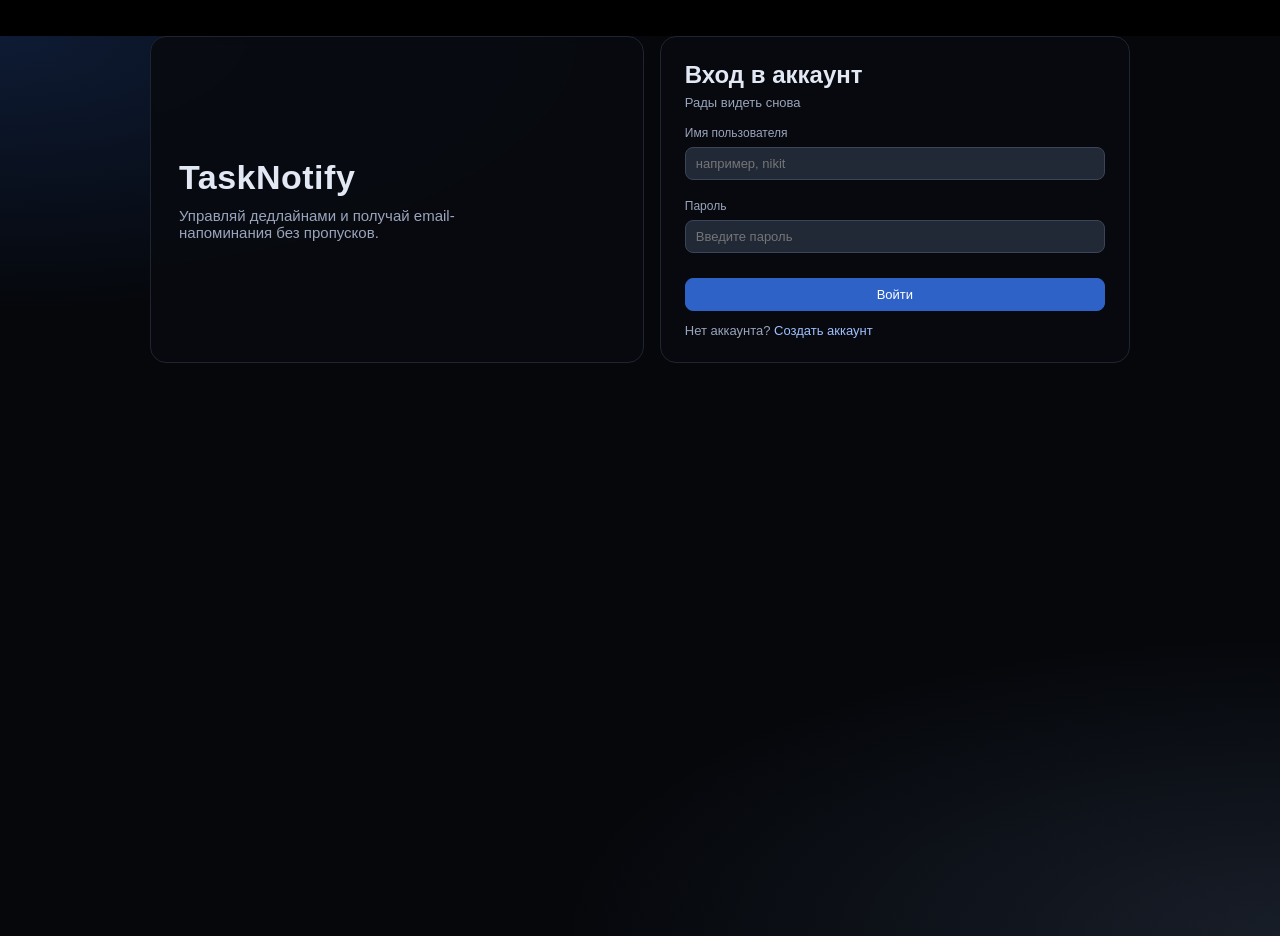
<file: app/frontend/index.html>
<!doctype html>
<html lang="ru">
<head>
  <meta charset="UTF-8">
  <meta name="viewport" content="width=device-width, initial-scale=1.0">
  <title>TaskNotify</title>
  <link rel="stylesheet" href="./styles.css">
</head>
<body>
  <div class="workspace">
    <main class="main-content">
      <div class="auth-topbar">
        <div class="auth-title">
          <strong id="authHeaderTitle">Профиль</strong>
          <span id="authHeaderSubtitle">Загрузка профиля...</span>
        </div>
        <div class="auth-actions">
          <a class="btn hidden" id="goAuthLink" href="./auth.html">Вход / регистрация</a>
          <button id="logoutBtn" class="btn btn-danger" type="button">Выйти</button>
        </div>
      </div>

      <section class="dashboard-strip">
        <article class="stat-card">
          <span>Задач сегодня</span>
          <strong id="tasksTodayCount">0</strong>
        </article>
        <article class="stat-card">
          <span>В работе</span>
          <strong id="inProgressCount">0</strong>
        </article>
        <article class="stat-card">
          <span>Просрочено</span>
          <strong id="overdueCount">0</strong>
        </article>
      </section>

      <header class="views-bar">
        <button class="view-tab active" type="button" data-view="all">Все задачи</button>
        <button id="statusViewTab" class="view-tab" type="button" data-view="status">По статусу</button>
      </header>

      <section id="statusFilterPopover" class="status-filter-popover hidden" aria-label="Фильтр задач по статусу">
        <select id="statusViewSelect" class="status-filter-select" size="3" aria-label="Фильтр по статусу">
          <option value="Не начато">Не начато</option>
          <option value="В процессе">В процессе</option>
          <option value="Выполнено">Выполнено</option>
        </select>
      </section>

      <section class="table-wrap">
        <table class="tasks-table">
          <thead>
            <tr>
              <th>Название задачи</th>
              <th>Статус</th>
              <th>Срок</th>
              <th>Приоритет</th>
              <th>Тип задачи</th>
              <th>Описание</th>
            </tr>
          </thead>
          <tbody>
            <tr class="new-task-row">
              <td>
                <div class="inline-name-cell">
                  <input id="taskNameInput" class="table-input" type="text" placeholder="Название задачи">
                  <button class="btn btn-primary btn-inline-add hidden" id="addTaskBtn" type="button">Добавить</button>
                </div>
              </td>
              <td>
                <button id="taskStatusDisplay" class="cell-display" type="button" aria-label="Выбрать статус задачи">Не начато</button>
                <select id="taskStatusInput" class="table-input is-collapsed" aria-label="Статус задачи">
                  <option value="Не начато" selected>Не начато</option>
                  <option value="В процессе">В процессе</option>
                  <option value="Выполнено">Выполнено</option>
                </select>
              </td>
              <td>
                <button id="taskDeadlineTrigger" class="date-trigger hidden" type="button" data-start="" data-end="">Указать дедлайн</button>
              </td>
              <td>
                <select id="taskPriorityInput" class="table-input hidden" aria-label="Приоритет">
                  <option value="Низкий">Низкий</option>
                  <option value="Средний">Средний</option>
                  <option value="Высокий">Высокий</option>
                </select>
              </td>
              <td>
                <button id="taskTypeDisplay" class="cell-display" type="button" aria-label="Указать тип задачи">Указать тип</button>
                <input id="taskTypeInput" class="table-input is-collapsed" type="text" placeholder="Тип задачи">
              </td>
              <td>
                <textarea id="taskDescriptionInput" class="table-input hidden" placeholder="Описание"></textarea>
              </td>
            </tr>
          </tbody>
        </table>
      </section>

      <section class="date-popover hidden" id="deadlinePopover" aria-label="Deadline picker">
        <h3>Дедлайны задачи</h3>
        <label class="field">
          <span>Начало выполнения</span>
          <input id="startDateInput" type="date">
        </label>
        <label class="field">
          <span>Конец выполнения</span>
          <input id="endDateInput" type="date">
        </label>
        <div class="popover-actions">
          <button class="btn btn-primary" id="saveDatesBtn" type="button">Сохранить</button>
          <button class="btn" id="closePopoverBtn" type="button">Закрыть</button>
        </div>
      </section>
    </main>
  </div>

  <script src="./script.js"></script>
</body>
</html>
</file>
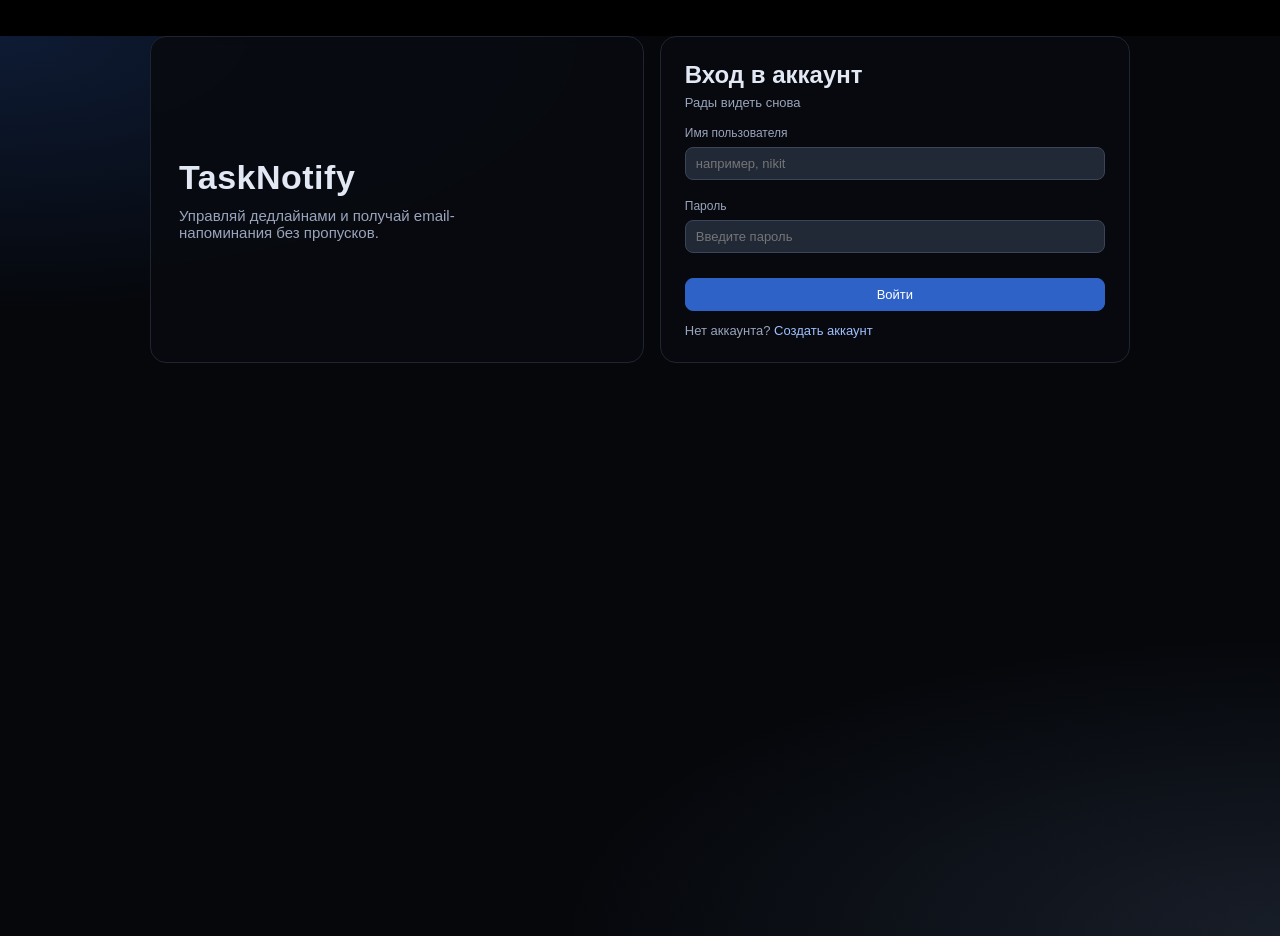
<file: app/frontend/auth.html>
<!doctype html>
<html lang="ru">
<head>
  <meta charset="UTF-8">
  <meta name="viewport" content="width=device-width, initial-scale=1.0">
  <title>TaskNotify - Вход</title>
  <link rel="stylesheet" href="./styles.css">
</head>
<body class="auth-page" data-auth-mode="login">
  <main class="auth-shell">
    <section class="auth-hero">
      <h1>TaskNotify</h1>
      <p>Управляй дедлайнами и получай email-напоминания без пропусков.</p>
    </section>

    <section class="auth-card" aria-label="Вход в аккаунт">
      <h2>Вход в аккаунт</h2>
      <p class="auth-subtitle">Рады видеть снова</p>

      <form id="authForm" class="auth-form-vertical">
        <label class="field">
          <span>Имя пользователя</span>
          <input id="usernameInput" type="text" placeholder="например, nikit" required>
        </label>
        <label class="field">
          <span>Пароль</span>
          <input id="passwordInput" type="password" placeholder="Введите пароль" required>
        </label>
        <button class="btn btn-primary btn-auth-submit" type="submit">Войти</button>
      </form>

      <p id="authFeedback" class="auth-feedback hidden"></p>
      <p class="auth-switch-text">
        Нет аккаунта?
        <a href="./register.html">Создать аккаунт</a>
      </p>
    </section>
  </main>

  <script type="module" src="./auth.js"></script>
</body>
</html>
</file>
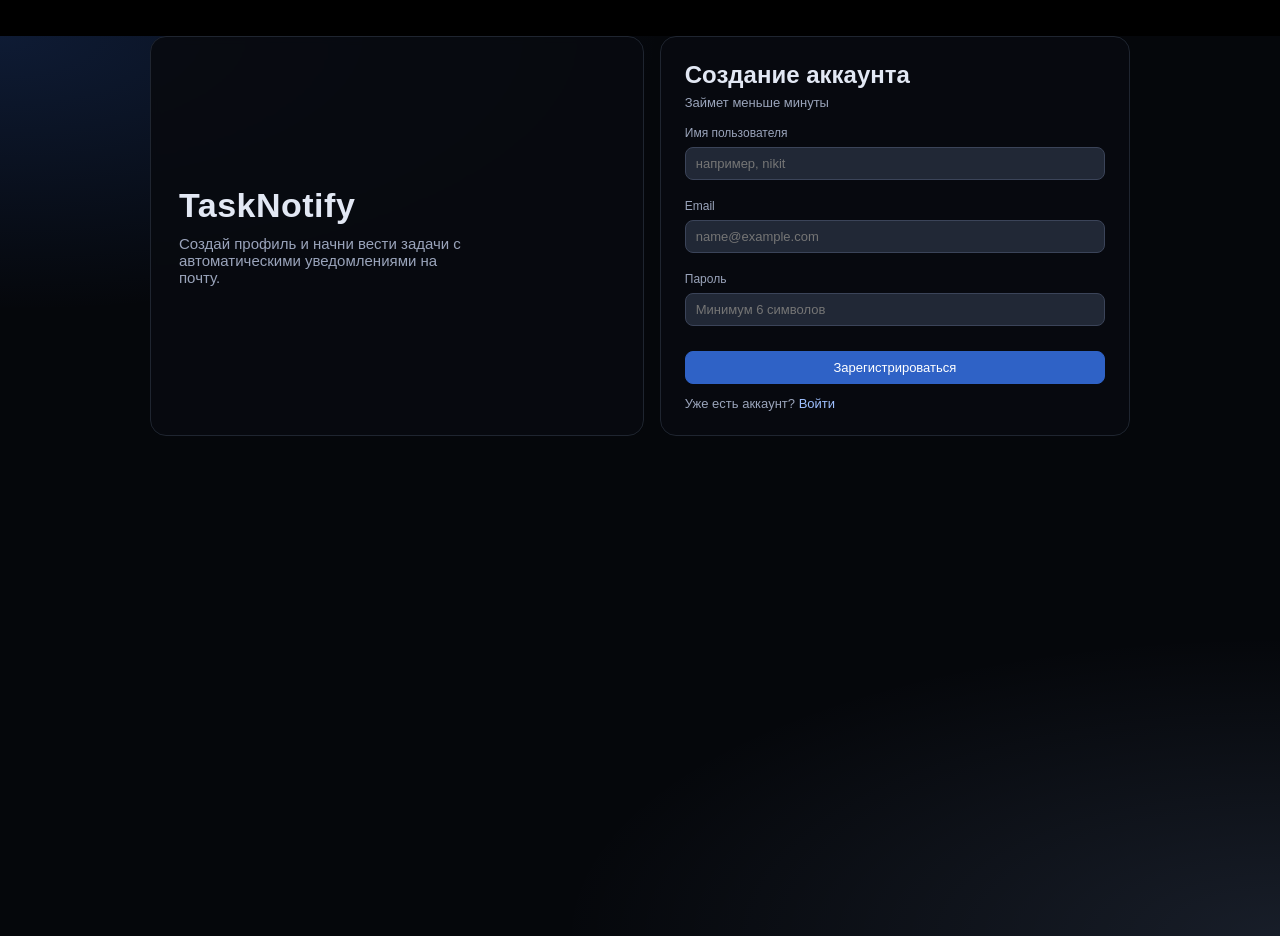
<file: app/frontend/register.html>
<!doctype html>
<html lang="ru">
<head>
  <meta charset="UTF-8">
  <meta name="viewport" content="width=device-width, initial-scale=1.0">
  <title>TaskNotify - Регистрация</title>
  <link rel="stylesheet" href="./styles.css">
</head>
<body class="auth-page" data-auth-mode="register">
  <main class="auth-shell">
    <section class="auth-hero">
      <h1>TaskNotify</h1>
      <p>Создай профиль и начни вести задачи с автоматическими уведомлениями на почту.</p>
    </section>

    <section class="auth-card" aria-label="Регистрация">
      <h2>Создание аккаунта</h2>
      <p class="auth-subtitle">Займет меньше минуты</p>

      <form id="authForm" class="auth-form-vertical">
        <label class="field">
          <span>Имя пользователя</span>
          <input id="usernameInput" type="text" placeholder="например, nikit" required>
        </label>
        <label class="field">
          <span>Email</span>
          <input id="emailInput" type="email" placeholder="name@example.com" required>
        </label>
        <label class="field">
          <span>Пароль</span>
          <input id="passwordInput" type="password" placeholder="Минимум 6 символов" required>
        </label>
        <button class="btn btn-primary btn-auth-submit" type="submit">Зарегистрироваться</button>
      </form>

      <p id="authFeedback" class="auth-feedback hidden"></p>
      <p class="auth-switch-text">
        Уже есть аккаунт?
        <a href="./auth.html">Войти</a>
      </p>
    </section>
  </main>

  <script type="module" src="./auth.js"></script>
</body>
</html>
</file>
<file: app/frontend/styles.css>
:root {
  --bg: #050607;
  --panel: #0b0d10;
  --panel-2: #14181f;
  --line: #171b23;
  --line-soft: #12161d;
  --text: #e2e8f4;
  --muted: #9aa4bb;
}

* {
  box-sizing: border-box;
}

html, body {
  margin: 0;
  min-height: 100%;
  background: #000;
  color: var(--text);
  font-family: Inter, "Segoe UI", Arial, sans-serif;
  color-scheme: dark;
}

.workspace {
  width: min(1700px, 99vw);
  margin: 10px auto;
}

.main-content {
  display: grid;
  gap: 8px;
}

.auth-topbar {
  display: flex;
  justify-content: space-between;
  align-items: center;
  gap: 12px;
  background: var(--panel);
  border: 1px solid var(--line);
  border-radius: 8px;
  padding: 10px 12px;
  margin-bottom: 8px;
}

.dashboard-strip {
  display: grid;
  grid-template-columns: repeat(3, minmax(0, 1fr));
  gap: 8px;
}

.hidden {
  display: none;
}

.stat-card {
  background: #06080c;
  border: 1px solid #1f2530;
  border-radius: 8px;
  padding: 10px 12px;
  display: grid;
  gap: 4px;
}

.stat-card span {
  color: var(--muted);
  font-size: 12px;
}

.stat-card strong {
  font-size: 22px;
  line-height: 1.1;
}

.auth-title {
  display: grid;
  gap: 3px;
}

.auth-title strong {
  font-size: 15px;
}

.auth-title span {
  color: var(--muted);
  font-size: 12px;
}

.auth-actions {
  display: flex;
  gap: 8px;
}

.auth-panel {
  background: var(--panel);
  border: 1px solid var(--line);
  border-radius: 8px;
  padding: 12px;
}

.auth-switch {
  display: inline-flex;
  border: 1px solid #2d3a50;
  border-radius: 8px;
  overflow: hidden;
  margin-bottom: 12px;
}

.auth-switch-btn {
  border: none;
  background: #0f1420;
  color: var(--muted);
  padding: 8px 12px;
  font-size: 13px;
  cursor: pointer;
}

.auth-switch-btn.active {
  background: #1f2a3c;
  color: var(--text);
}

.auth-form {
  display: grid;
  grid-template-columns: repeat(3, minmax(0, 220px));
  gap: 10px;
  align-items: end;
}

.auth-feedback {
  margin: 10px 0 0;
  font-size: 12px;
  color: var(--muted);
}

.auth-feedback.error {
  color: #ffb8b8;
}

.auth-feedback.success {
  color: #9fe6c2;
}

.auth-page {
  min-height: 100vh;
  background:
    radial-gradient(1200px 500px at 0% 0%, rgba(47, 98, 198, 0.22), transparent 55%),
    radial-gradient(1200px 500px at 100% 100%, rgba(159, 192, 255, 0.12), transparent 60%),
    #05070b;
}

.auth-shell {
  width: min(980px, 94vw);
  margin: 36px auto;
  display: grid;
  grid-template-columns: 1.05fr 1fr;
  gap: 16px;
  align-items: stretch;
}

.auth-hero,
.auth-card {
  border: 1px solid #1f2530;
  border-radius: 16px;
  background: rgba(8, 11, 16, 0.9);
  backdrop-filter: blur(4px);
}

.auth-hero {
  padding: 28px;
  display: grid;
  gap: 10px;
  align-content: center;
}

.auth-hero h1 {
  margin: 0;
  font-size: 34px;
  letter-spacing: 0.5px;
}

.auth-hero p {
  margin: 0;
  color: var(--muted);
  font-size: 15px;
  max-width: 34ch;
}

.auth-card {
  padding: 24px;
}

.auth-card h2 {
  margin: 0;
  font-size: 24px;
}

.auth-subtitle {
  margin: 6px 0 16px;
  color: var(--muted);
  font-size: 13px;
}

.auth-form-vertical {
  display: grid;
  gap: 8px;
}

.btn-auth-submit {
  margin-top: 6px;
  width: 100%;
  padding: 10px 14px;
  font-size: 14px;
}

.auth-switch-text {
  margin: 12px 0 0;
  color: var(--muted);
  font-size: 13px;
}

.auth-switch-text a {
  color: #9fc0ff;
  text-decoration: none;
}

.auth-switch-text a:hover {
  text-decoration: underline;
}

.btn {
  border-radius: 8px;
  border: 1px solid #394257;
  background: var(--panel-2);
  color: var(--text);
  padding: 8px 12px;
  font-size: 13px;
  cursor: pointer;
}

.btn-primary {
  border-color: #2f62c6;
  background: #2f62c6;
  color: #fff;
}

.views-bar {
  display: flex;
  gap: 7px;
  padding: 8px;
  border: 1px solid var(--line);
  border-bottom: none;
  background: #06090d;
  border-radius: 8px 8px 0 0;
}

.view-tab {
  border: 1px solid transparent;
  background: transparent;
  color: var(--muted);
  border-radius: 7px;
  padding: 6px 12px;
  font-size: 13px;
  cursor: pointer;
}

.view-tab.active {
  color: var(--text);
  background: #1a2230;
  border-color: #2d3a50;
}

.status-filter-popover {
  position: absolute;
  width: 170px;
  background: #151b25;
  border: 1px solid #303749;
  border-radius: 8px;
  box-shadow: 0 10px 24px rgba(0, 0, 0, 0.45);
  padding: 8px;
  z-index: 18;
}

.status-filter-select {
  width: 100%;
  border: 1px solid #3b4459;
  border-radius: 7px;
  padding: 5px 8px;
  background: #212836;
  color: var(--text);
  font-size: 12px;
}

.table-wrap {
  overflow-x: auto;
  border: 1px solid var(--line);
  border-radius: 0 0 8px 8px;
  background: #06080b;
}

.tasks-table {
  width: 100%;
  min-width: 1520px;
  border-collapse: collapse;
}

.tasks-table th,
.tasks-table td {
  border-right: 1px solid var(--line-soft);
  border-bottom: 1px solid var(--line-soft);
  padding: 12px 14px;
  font-size: 14px;
  line-height: 1.35;
  white-space: nowrap;
  text-align: left;
}

.tasks-table th {
  color: var(--muted);
  font-size: 14px;
  font-weight: 600;
  background: #090c11;
}

.cell-input,
.cell-select,
.cell-textarea {
  width: 100%;
  border: 1px solid #3b4459;
  border-radius: 8px;
  padding: 7px 9px;
  background: #1d2533;
  color: var(--text);
  font-size: 13px;
}

.cell-textarea {
  resize: vertical;
  min-height: 64px;
}

.tasks-table th:last-child,
.tasks-table td:last-child {
  border-right: none;
}

.tasks-table tbody td {
  background: #080b10;
}

.tasks-table tbody tr:hover td {
  background: #0d121a;
}

.tasks-table td:nth-child(1) { width: 300px; }
.tasks-table td:nth-child(2) { width: 150px; }
.tasks-table td:nth-child(3) { width: 250px; }
.tasks-table td:nth-child(4) { width: 140px; }
.tasks-table td:nth-child(5) { width: 180px; }
.tasks-table td:nth-child(6) { width: 380px; max-width: 380px; overflow: hidden; text-overflow: ellipsis; }

.new-task-row td {
  background: #0b1119;
}

/* Compact add-row until task title is typed. */
.new-task-row.is-compact td:not(:first-child) {
  padding-top: 0;
  padding-bottom: 0;
}

.new-task-row.is-compact td:not(:first-child) > * {
  display: none !important;
}

.table-input {
  width: 100%;
  border: 1px solid #3b4459;
  border-radius: 8px;
  padding: 7px 9px;
  background: #1d2533;
  color: var(--text);
  font-size: 13px;
}

.table-input.is-collapsed {
  display: none;
}

.cell-display {
  width: 100%;
  text-align: left;
  border: 1px dashed #3b4459;
  border-radius: 8px;
  padding: 7px 9px;
  background: #0f1420;
  color: var(--muted);
  font-size: 13px;
  cursor: pointer;
}

.cell-display.has-value {
  border-style: solid;
  background: #121a27;
  color: var(--text);
}

.inline-name-cell {
  display: flex;
  gap: 8px;
  align-items: center;
}

.task-title-wrap {
  display: flex;
  gap: 10px;
  align-items: center;
  justify-content: space-between;
}

.btn-danger {
  border-color: #7a2b2b;
  background: #3a1818;
  color: #ffd7d7;
}

.btn-inline-delete {
  white-space: nowrap;
  padding: 7px 10px;
}

/* Hide delete action until user intent (hover/focus). */
.delete-task-btn {
  opacity: 0;
  pointer-events: none;
  transform: translateY(1px);
  transition: opacity 120ms ease, transform 120ms ease;
}

.tasks-table tbody tr:hover .delete-task-btn,
.tasks-table tbody tr:focus-within .delete-task-btn {
  opacity: 1;
  pointer-events: auto;
  transform: translateY(0);
}


.inline-date-inputs {
  display: grid;
  grid-template-columns: 1fr 1fr;
  gap: 6px;
}

.btn-inline-add {
  white-space: nowrap;
  padding: 7px 10px;
}

.pill {
  display: inline-block;
  border-radius: 999px;
  padding: 3px 11px;
  font-size: 12px;
  border: 1px solid transparent;
}

.done { color: #8dddb9; background: #1b3a30; }
.progress { color: #9bc7ff; background: #1e3654; }
.neutral { color: #c6ccda; background: #2b303a; }
.danger { color: #ffc0c0; background: #4c2626; }
.amber { color: #f9de96; background: #4b3d22; }
.violet { color: #efc6f6; background: #4a2a51; }
.mint { color: #99e4d3; background: #1f4a45; }
.mint-outline { color: #8ad7c4; background: #1a3431; border-color: #2d6459; }

.date-trigger {
  border: none;
  background: transparent;
  color: #9fc0ff;
  padding: 0;
  font: inherit;
  cursor: pointer;
  text-decoration: underline;
  text-underline-offset: 3px;
}

.date-popover {
  position: absolute;
  width: 340px;
  background: #171c26;
  border: 1px solid #303749;
  border-radius: 10px;
  box-shadow: 0 16px 30px rgba(0, 0, 0, 0.55);
  padding: 12px;
  z-index: 20;
}

.date-popover.hidden {
  display: none;
}

.date-popover h3 {
  margin: 0 0 12px;
  font-size: 15px;
}

.field {
  display: grid;
  gap: 7px;
  margin-bottom: 11px;
}

.field span {
  color: var(--muted);
  font-size: 12px;
}

.field input,
.field select,
.field textarea {
  width: 100%;
  border: 1px solid #3b4459;
  border-radius: 8px;
  padding: 8px 10px;
  background: #212836;
  color: var(--text);
  font-size: 13px;
}

.field textarea {
  resize: vertical;
  min-height: 72px;
}

.popover-actions {
  display: flex;
  gap: 8px;
  justify-content: flex-end;
}

@media (max-width: 1080px) {
  .auth-topbar {
    flex-wrap: wrap;
  }

  .dashboard-strip {
    grid-template-columns: repeat(2, minmax(0, 1fr));
  }

  .auth-form {
    grid-template-columns: 1fr;
  }

  .auth-shell {
    grid-template-columns: 1fr;
    width: min(560px, 94vw);
  }

  .inline-date-inputs {
    grid-template-columns: 1fr;
  }

  .date-popover {
    position: fixed;
    inset: auto 12px 12px 12px;
    width: auto;
  }
}
</file>
